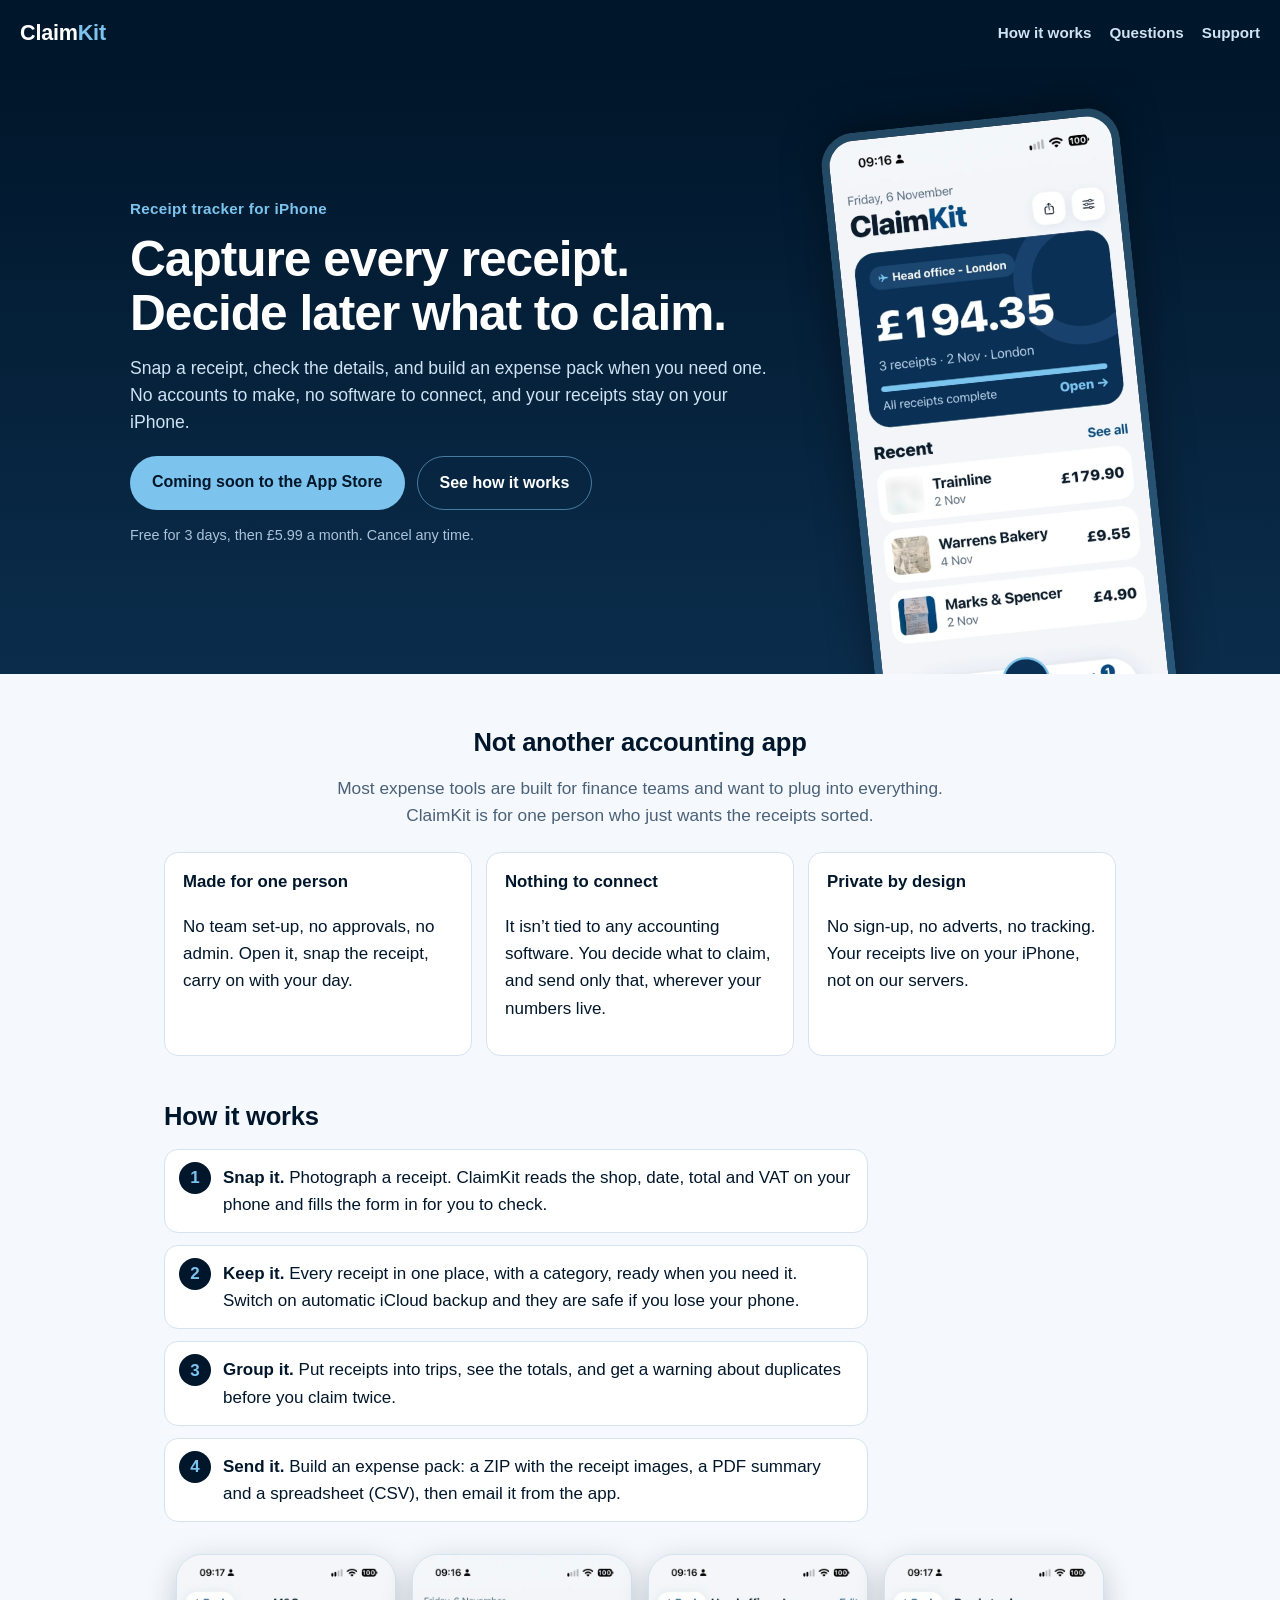
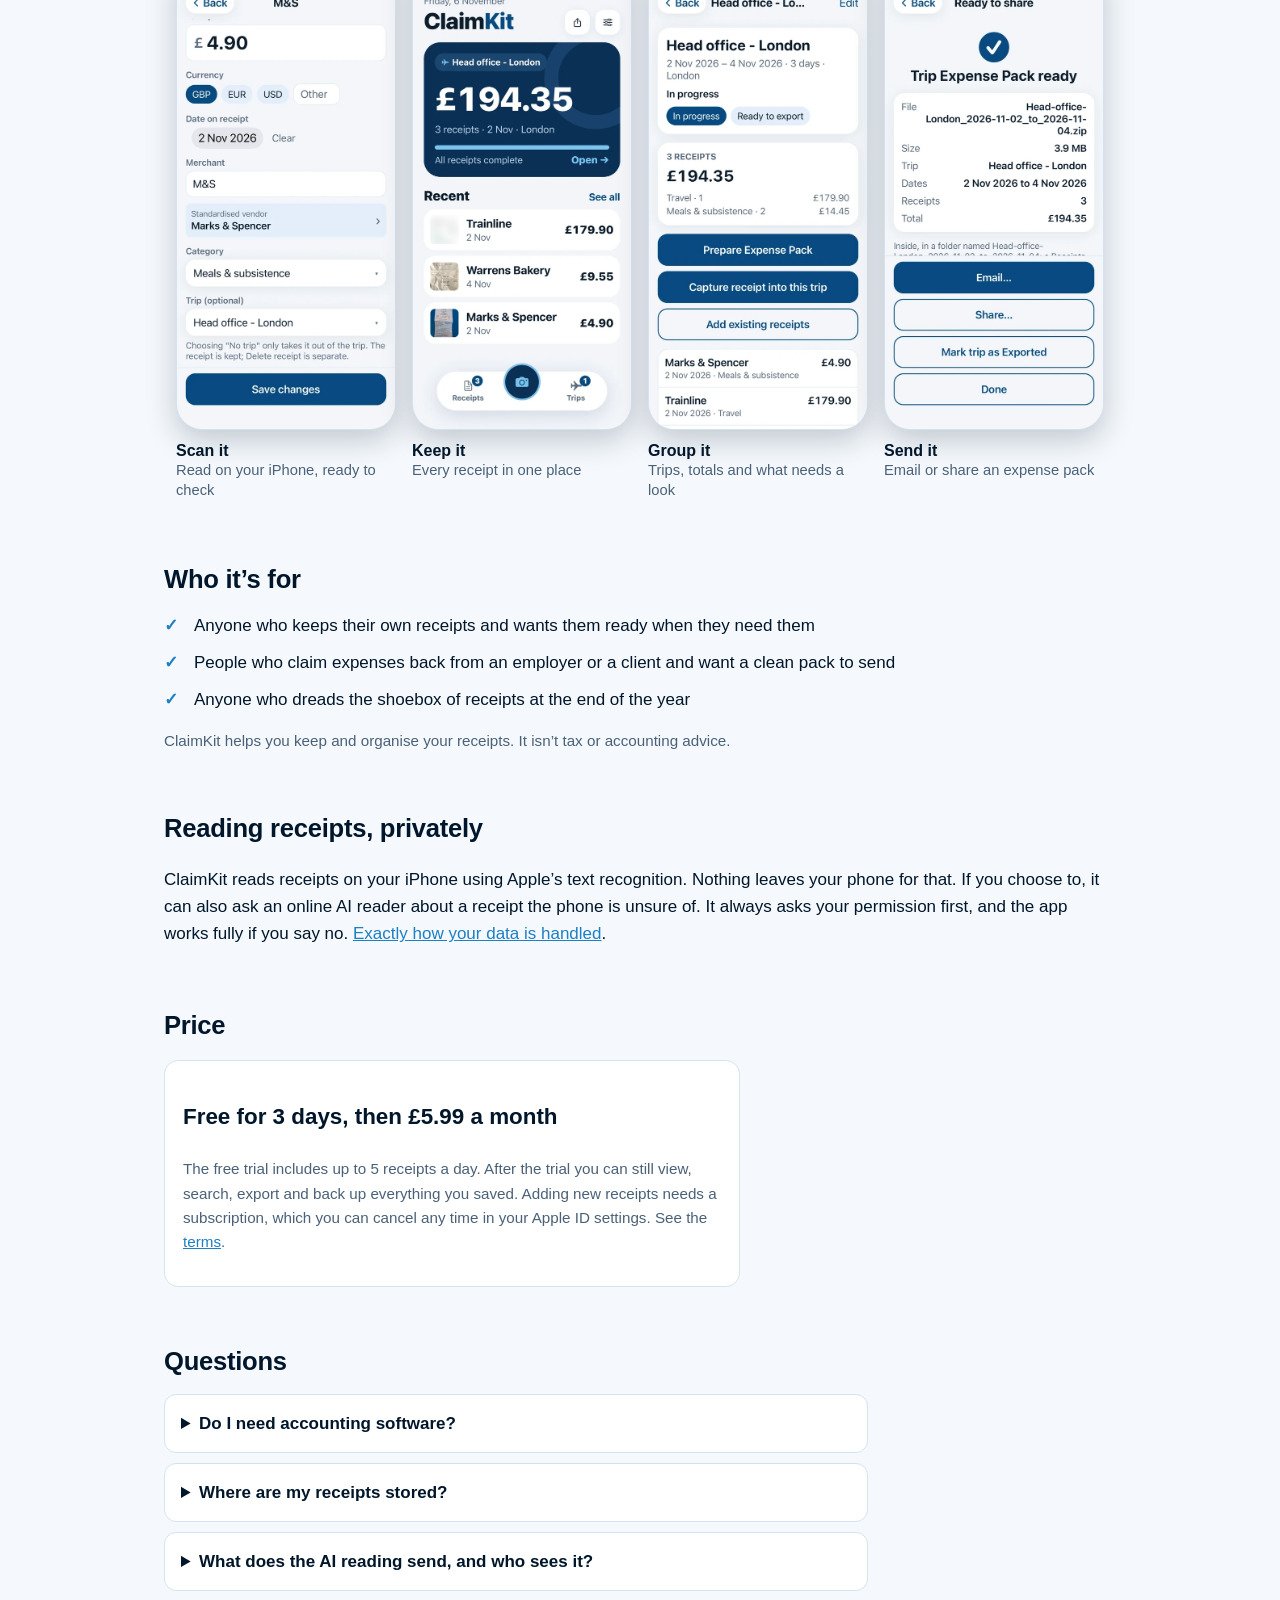
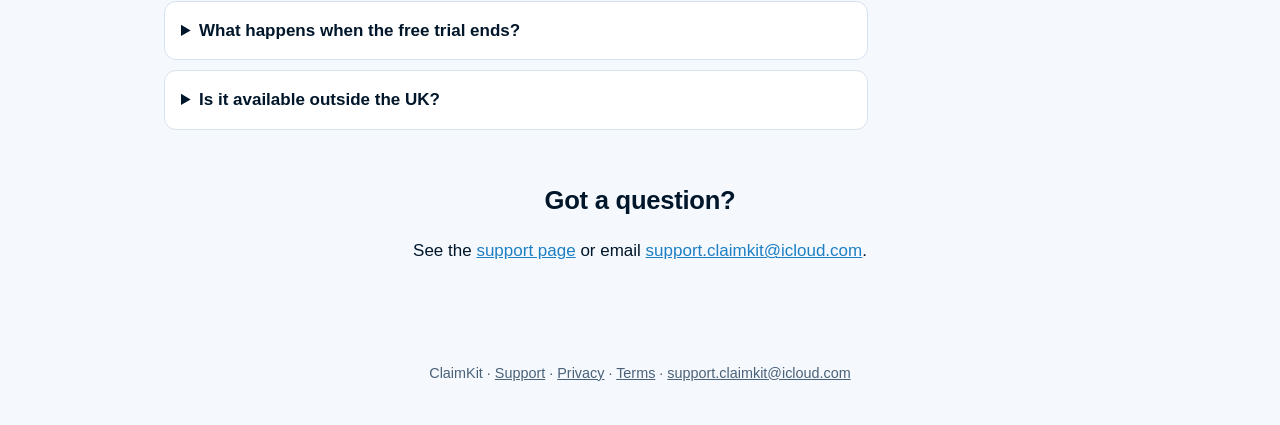
<file: index.html>
<!doctype html>
<html lang="en-GB">
<head>
<meta charset="utf-8">
<meta name="viewport" content="width=device-width, initial-scale=1">
<title>ClaimKit: receipt tracker and expense packs for iPhone</title>
<meta name="description" content="Capture every receipt on your iPhone and decide later what to claim. No accounts, nothing to connect, and your receipts stay on your phone.">
<link rel="canonical" href="https://sitexuk.github.io/claimkit/">
<meta property="og:type" content="website">
<meta property="og:site_name" content="ClaimKit">
<meta property="og:title" content="ClaimKit: capture every receipt, decide later what to claim">
<meta property="og:description" content="Snap a receipt, check the details, and build an expense pack when you need one. No accounts, nothing to connect.">
<meta property="og:url" content="https://sitexuk.github.io/claimkit/">
<meta property="og:image" content="https://sitexuk.github.io/claimkit/share.png?v=2">
<meta property="og:image:width" content="1200">
<meta property="og:image:height" content="630">
<meta property="og:image:alt" content="ClaimKit: capture every receipt, decide later what to claim">
<meta name="twitter:card" content="summary_large_image">
<meta name="twitter:title" content="ClaimKit: capture every receipt, decide later what to claim">
<meta name="twitter:description" content="Snap a receipt, check the details, build an expense pack. No accounts, nothing to connect.">
<meta name="twitter:image" content="https://sitexuk.github.io/claimkit/share.png?v=2">
<meta name="theme-color" content="#00162a">
<link rel="icon" type="image/png" href="favicon.png">
<link rel="apple-touch-icon" href="apple-touch-icon.png">
<link rel="stylesheet" href="style.css?v=6">
<script type="application/ld+json">
{"@context":"https://schema.org","@type":"SoftwareApplication","name":"ClaimKit","operatingSystem":"iOS","applicationCategory":"BusinessApplication","description":"Capture receipts on your iPhone and build expense packs for claims. No accounts, nothing to connect.","offers":{"@type":"Offer","price":"5.99","priceCurrency":"GBP"}}
</script>
</head>
<body class="home">

<header class="top">
  <a class="brand" href="index.html" aria-label="ClaimKit home">Claim<span>Kit</span></a>
  <nav aria-label="Main"><a href="#how">How it works</a><a href="#faq">Questions</a><a href="support.html">Support</a></nav>
</header>

<section class="hero2">
  <div class="hero2-text">
    <p class="eyebrow">Receipt tracker for iPhone</p>
    <h1>Capture every receipt.<br>Decide later what to claim.</h1>
    <p class="lead">Snap a receipt, check the details, and build an expense pack when you need one. No accounts to make, no software to connect, and your receipts stay on your iPhone.</p>
    <div class="cta">
      <span class="btn btn-soon" role="note">Coming soon to the App Store</span>
      <a class="btn btn-ghost" href="#how">See how it works</a>
    </div>
    <p class="fine">Free for 3 days, then &pound;5.99 a month. Cancel any time.</p>
  </div>
  <div class="hero2-shot">
    <img src="screens/hero.webp?v=1" width="760" height="1652" alt="The ClaimKit home screen: a trip with its total, and the latest receipts" fetchpriority="high">
  </div>
</section>

<main>

<section class="band" aria-labelledby="why">
  <h2 id="why">Not another accounting app</h2>
  <p class="band-lead">Most expense tools are built for finance teams and want to plug into everything. ClaimKit is for one person who just wants the receipts sorted.</p>
  <div class="grid3">
    <div class="card"><h3>Made for one person</h3><p>No team set-up, no approvals, no admin. Open it, snap the receipt, carry on with your day.</p></div>
    <div class="card"><h3>Nothing to connect</h3><p>It isn&rsquo;t tied to any accounting software. You decide what to claim, and send only that, wherever your numbers live.</p></div>
    <div class="card"><h3>Private by design</h3><p>No sign-up, no adverts, no tracking. Your receipts live on your iPhone, not on our servers.</p></div>
  </div>
</section>

<section id="how" aria-labelledby="how-title">
  <h2 id="how-title">How it works</h2>
  <ol class="steps">
    <li><strong>Snap it.</strong> Photograph a receipt. ClaimKit reads the shop, date, total and VAT on your phone and fills the form in for you to check.</li>
    <li><strong>Keep it.</strong> Every receipt in one place, with a category, ready when you need it. Switch on automatic iCloud backup and they are safe if you lose your phone.</li>
    <li><strong>Group it.</strong> Put receipts into trips, see the totals, and get a warning about duplicates before you claim twice.</li>
    <li><strong>Send it.</strong> Build an expense pack: a ZIP with the receipt images, a PDF summary and a spreadsheet (CSV), then email it from the app.</li>
  </ol>
  <div class="shots" aria-label="ClaimKit screenshots">
    <figure><img src="screens/scan.webp?v=2" width="540" height="1173" alt="A receipt with the total, date, shop, category and trip filled in to check" loading="lazy"><figcaption><strong>Scan it</strong>Read on your iPhone, ready to check</figcaption></figure>
    <figure><img src="screens/home.webp?v=2" width="540" height="1173" alt="ClaimKit home screen with recent receipts" loading="lazy"><figcaption><strong>Keep it</strong>Every receipt in one place</figcaption></figure>
    <figure><img src="screens/trip.webp?v=2" width="540" height="1173" alt="A trip with its receipts, totals and categories" loading="lazy"><figcaption><strong>Group it</strong>Trips, totals and what needs a look</figcaption></figure>
    <figure><img src="screens/pack.webp?v=2" width="540" height="1173" alt="An expense pack ready to email or share, with the file, size, dates and total" loading="lazy"><figcaption><strong>Send it</strong>Email or share an expense pack</figcaption></figure>
  </div>
</section>

<section aria-labelledby="who">
  <h2 id="who">Who it&rsquo;s for</h2>
  <ul class="ticks">
    <li>Anyone who keeps their own receipts and wants them ready when they need them</li>
    <li>People who claim expenses back from an employer or a client and want a clean pack to send</li>
    <li>Anyone who dreads the shoebox of receipts at the end of the year</li>
  </ul>
  <p class="muted">ClaimKit helps you keep and organise your receipts. It isn&rsquo;t tax or accounting advice.</p>
</section>

<section aria-labelledby="read">
  <h2 id="read">Reading receipts, privately</h2>
  <p>ClaimKit reads receipts on your iPhone using Apple&rsquo;s text recognition. Nothing leaves your phone for that. If you choose to, it can also ask an online AI reader about a receipt the phone is unsure of. It always asks your permission first, and the app works fully if you say no. <a href="privacy.html">Exactly how your data is handled</a>.</p>
</section>

<section aria-labelledby="price">
  <h2 id="price">Price</h2>
  <div class="card pricecard"><p class="price">Free for 3 days, then &pound;5.99 a month</p><p class="muted">The free trial includes up to 5 receipts a day. After the trial you can still view, search, export and back up everything you saved. Adding new receipts needs a subscription, which you can cancel any time in your Apple ID settings. See the <a href="terms.html">terms</a>.</p></div>
</section>

<section id="faq" aria-labelledby="faq-title">
  <h2 id="faq-title">Questions</h2>
  <details><summary>Do I need accounting software?</summary><p>No. ClaimKit works on its own. You can send an expense pack (receipt images, a PDF and a spreadsheet) to your accountant, client or employer, or keep it for your records.</p></details>
  <details><summary>Where are my receipts stored?</summary><p>On your iPhone. There&rsquo;s no ClaimKit account and nothing is uploaded unless you choose the optional AI reading. Switch on automatic iCloud backup, or use Backup &amp; restore, to keep a copy somewhere safe.</p></details>
  <details><summary>What does the AI reading send, and who sees it?</summary><p>Only if you allow it, and only for a receipt the phone can&rsquo;t read confidently: a reduced-size copy of that receipt goes through ClaimKit&rsquo;s server to Anthropic&rsquo;s AI, which sends back the details. Nothing is stored. The <a href="privacy.html">privacy page</a> explains it in full.</p></details>
  <details><summary>What happens when the free trial ends?</summary><p>Everything you saved stays yours. You can still view, search, export and back up. To keep adding new receipts you subscribe for &pound;5.99 a month, and you can cancel any time.</p></details>
  <details><summary>Is it available outside the UK?</summary><p>Not yet. ClaimKit launches in the United Kingdom first.</p></details>
</section>

<section class="band" aria-labelledby="questions">
  <h2 id="questions">Got a question?</h2>
  <p>See the <a href="support.html">support page</a> or email <a href="mailto:support.claimkit@icloud.com">support.claimkit@icloud.com</a>.</p>
</section>

</main>
<footer>ClaimKit &middot; <a href="support.html">Support</a> &middot; <a href="privacy.html">Privacy</a> &middot; <a href="terms.html">Terms</a> &middot; <a href="mailto:support.claimkit@icloud.com">support.claimkit@icloud.com</a></footer>
</body>
</html>
</file>
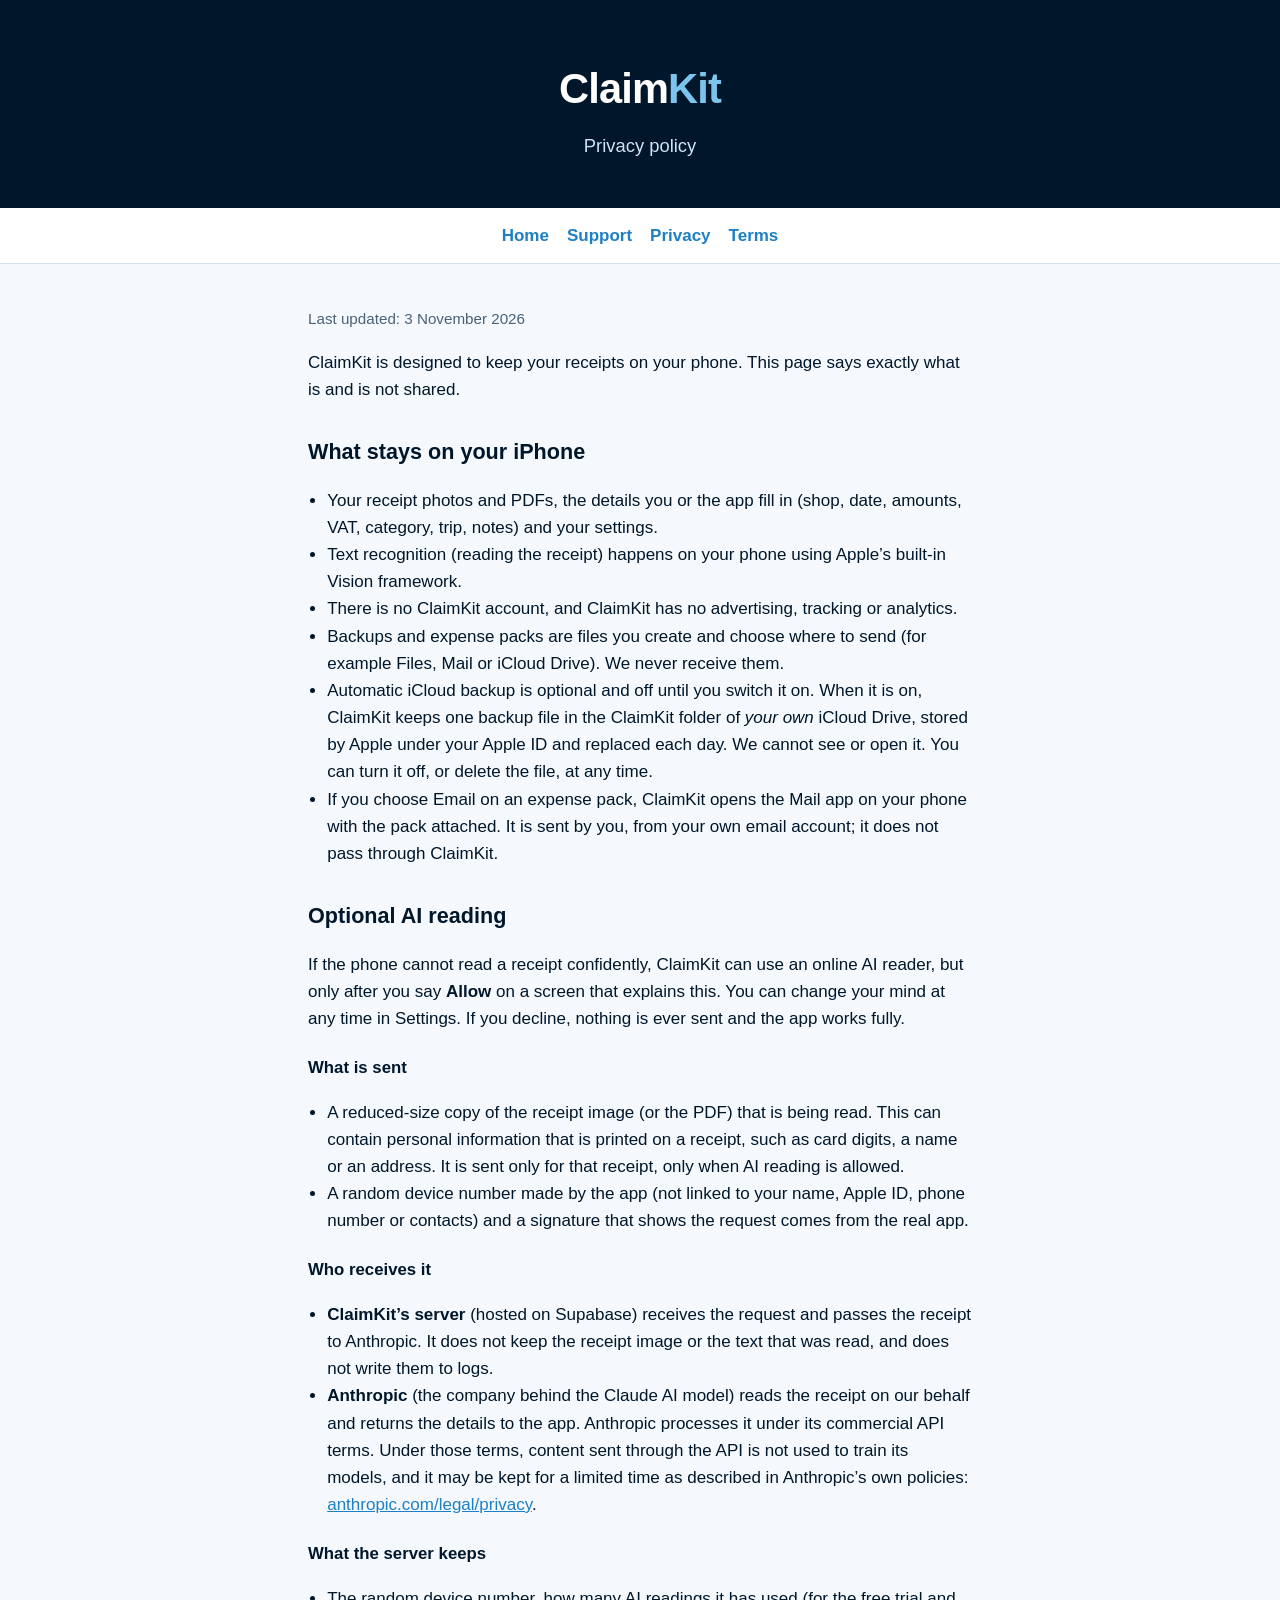
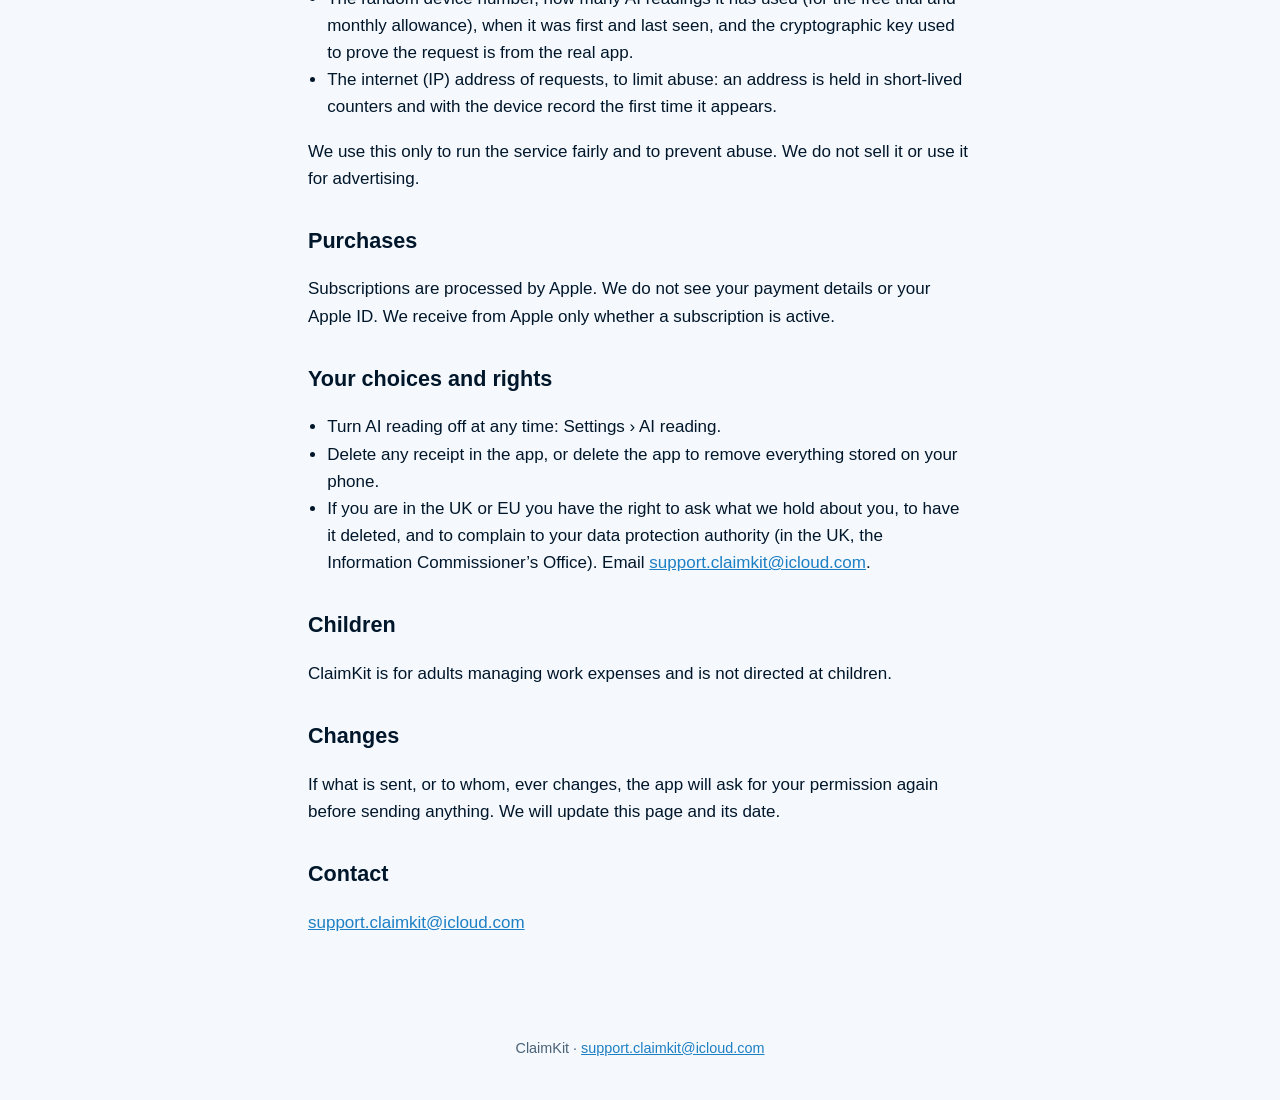
<file: privacy.html>
<!doctype html>
<html lang="en-GB">
<head>
<meta charset="utf-8">
<meta name="viewport" content="width=device-width, initial-scale=1">
<title>ClaimKit privacy policy</title>
<meta name="description" content="How ClaimKit handles your data.">
<link rel="icon" type="image/png" href="favicon.png">
<link rel="apple-touch-icon" href="apple-touch-icon.png">
<link rel="stylesheet" href="style.css?v=6">
</head>
<body>
<header class="hero"><h1>Claim<span>Kit</span></h1><p>Privacy policy</p></header>
<nav><a href="index.html">Home</a><a href="support.html">Support</a><a href="privacy.html">Privacy</a><a href="terms.html">Terms</a></nav>
<main>

<p class="muted">Last updated: 3 November 2026</p>
<p>ClaimKit is designed to keep your receipts on your phone. This page says exactly what is and is not shared.</p>
<h2>What stays on your iPhone</h2>
<ul>
<li>Your receipt photos and PDFs, the details you or the app fill in (shop, date, amounts, VAT, category, trip, notes) and your settings.</li>
<li>Text recognition (reading the receipt) happens on your phone using Apple&rsquo;s built-in Vision framework.</li>
<li>There is no ClaimKit account, and ClaimKit has no advertising, tracking or analytics.</li>
<li>Backups and expense packs are files you create and choose where to send (for example Files, Mail or iCloud Drive). We never receive them.</li>
<li>Automatic iCloud backup is optional and off until you switch it on. When it is on, ClaimKit keeps one backup file in the ClaimKit folder of <em>your own</em> iCloud Drive, stored by Apple under your Apple ID and replaced each day. We cannot see or open it. You can turn it off, or delete the file, at any time.</li>
<li>If you choose Email on an expense pack, ClaimKit opens the Mail app on your phone with the pack attached. It is sent by you, from your own email account; it does not pass through ClaimKit.</li>
</ul>
<h2>Optional AI reading</h2>
<p>If the phone cannot read a receipt confidently, ClaimKit can use an online AI reader, but only after you say <strong>Allow</strong> on a screen that explains this. You can change your mind at any time in Settings. If you decline, nothing is ever sent and the app works fully.</p>
<h3>What is sent</h3>
<ul>
<li>A reduced-size copy of the receipt image (or the PDF) that is being read. This can contain personal information that is printed on a receipt, such as card digits, a name or an address. It is sent only for that receipt, only when AI reading is allowed.</li>
<li>A random device number made by the app (not linked to your name, Apple ID, phone number or contacts) and a signature that shows the request comes from the real app.</li>
</ul>
<h3>Who receives it</h3>
<ul>
<li><strong>ClaimKit&rsquo;s server</strong> (hosted on Supabase) receives the request and passes the receipt to Anthropic. It does not keep the receipt image or the text that was read, and does not write them to logs.</li>
<li><strong>Anthropic</strong> (the company behind the Claude AI model) reads the receipt on our behalf and returns the details to the app. Anthropic processes it under its commercial API terms. Under those terms, content sent through the API is not used to train its models, and it may be kept for a limited time as described in Anthropic&rsquo;s own policies: <a href="https://www.anthropic.com/legal/privacy">anthropic.com/legal/privacy</a>.</li>
</ul>
<h3>What the server keeps</h3>
<ul>
<li>The random device number, how many AI readings it has used (for the free trial and monthly allowance), when it was first and last seen, and the cryptographic key used to prove the request is from the real app.</li>
<li>The internet (IP) address of requests, to limit abuse: an address is held in short-lived counters and with the device record the first time it appears.</li>
</ul>
<p>We use this only to run the service fairly and to prevent abuse. We do not sell it or use it for advertising.</p>
<h2>Purchases</h2>
<p>Subscriptions are processed by Apple. We do not see your payment details or your Apple ID. We receive from Apple only whether a subscription is active.</p>
<h2>Your choices and rights</h2>
<ul>
<li>Turn AI reading off at any time: Settings &rsaquo; AI reading.</li>
<li>Delete any receipt in the app, or delete the app to remove everything stored on your phone.</li>
<li>If you are in the UK or EU you have the right to ask what we hold about you, to have it deleted, and to complain to your data protection authority (in the UK, the Information Commissioner&rsquo;s Office). Email <a href="mailto:support.claimkit@icloud.com">support.claimkit@icloud.com</a>.</li>
</ul>
<h2>Children</h2>
<p>ClaimKit is for adults managing work expenses and is not directed at children.</p>
<h2>Changes</h2>
<p>If what is sent, or to whom, ever changes, the app will ask for your permission again before sending anything. We will update this page and its date.</p>
<h2>Contact</h2>
<p><a href="mailto:support.claimkit@icloud.com">support.claimkit@icloud.com</a></p>
</main>
<footer>ClaimKit &middot; <a href="mailto:support.claimkit@icloud.com">support.claimkit@icloud.com</a></footer>
</body>
</html>
</file>
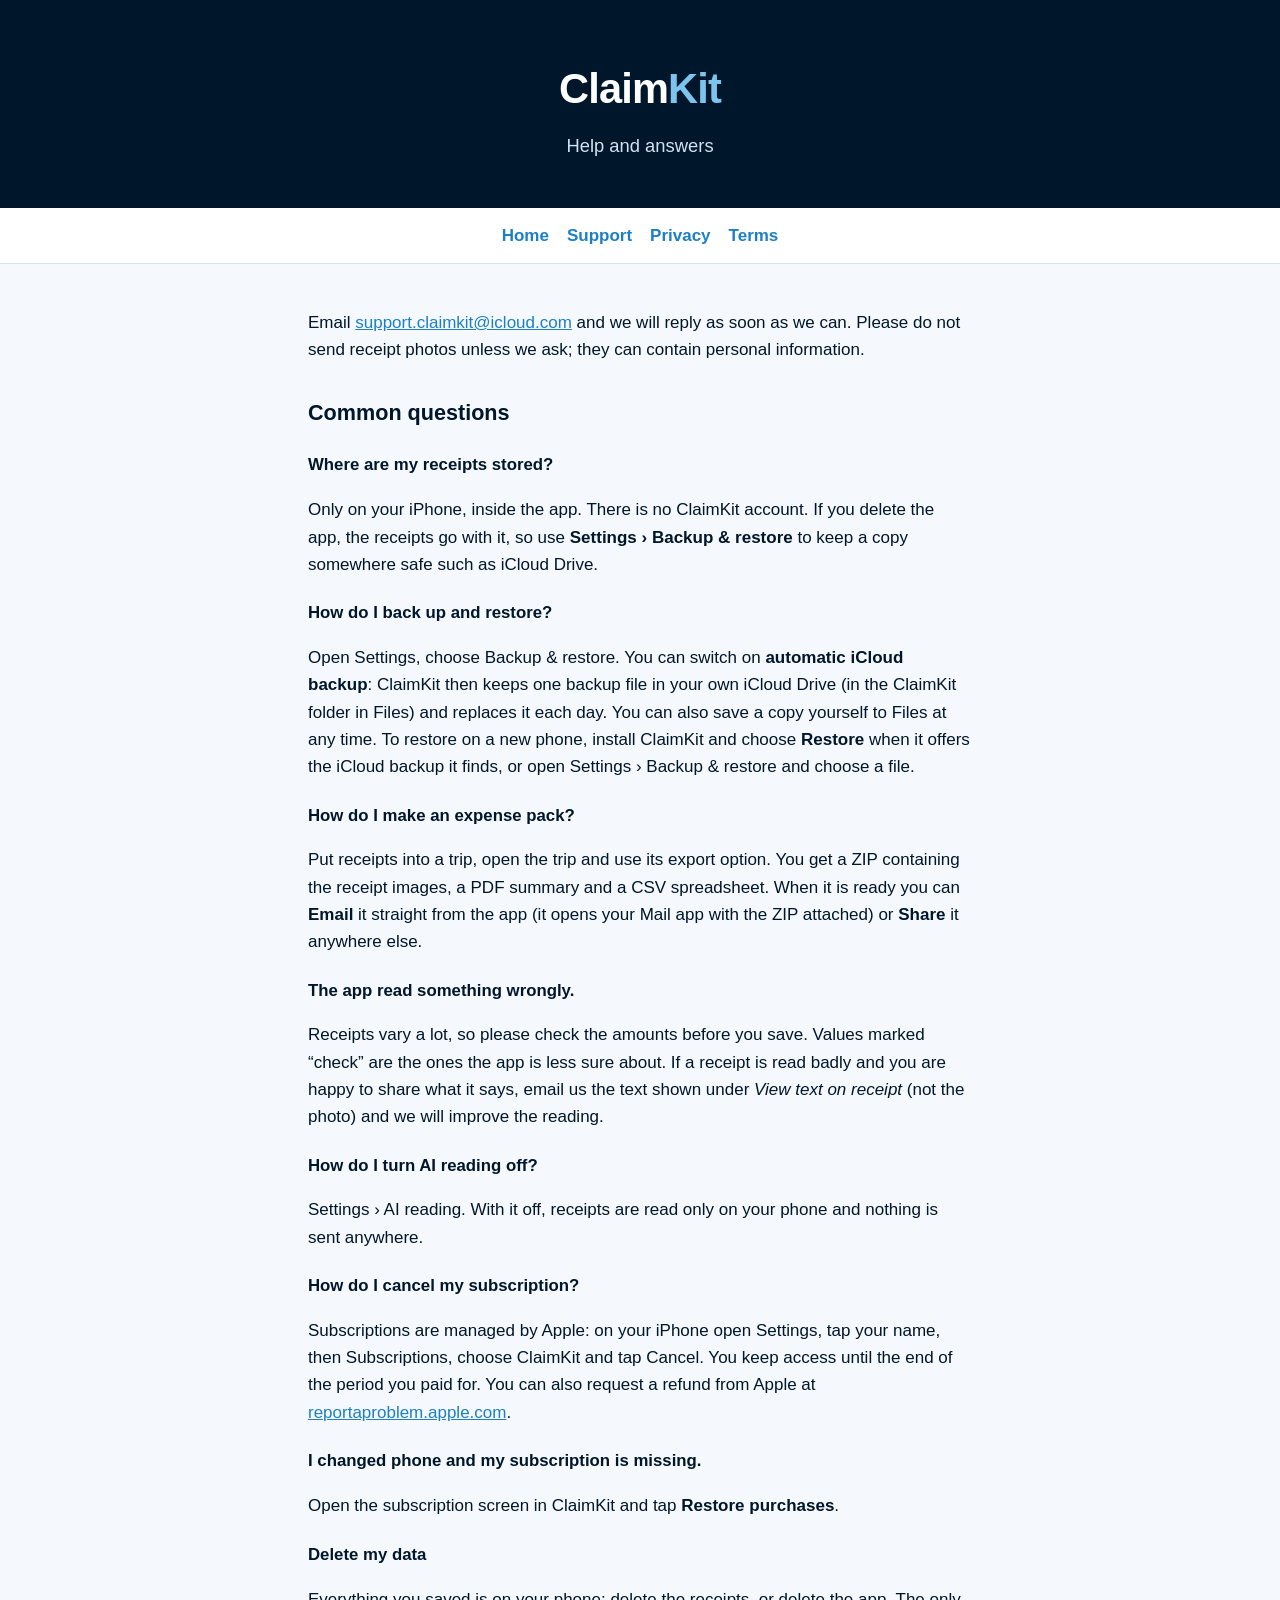
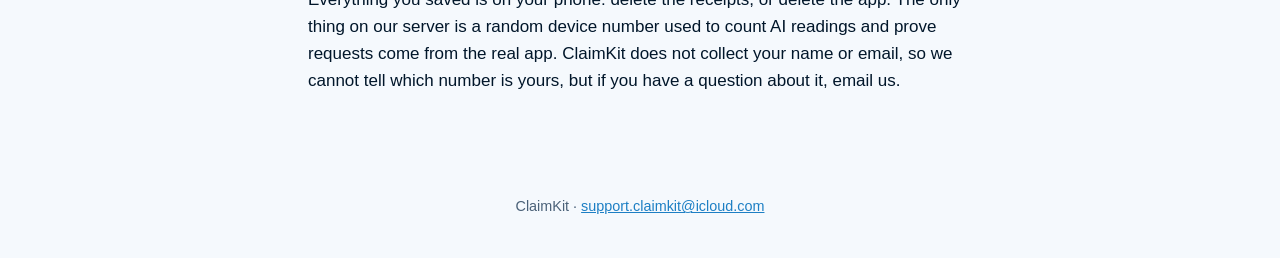
<file: support.html>
<!doctype html>
<html lang="en-GB">
<head>
<meta charset="utf-8">
<meta name="viewport" content="width=device-width, initial-scale=1">
<title>ClaimKit support</title>
<meta name="description" content="Help with ClaimKit.">
<link rel="icon" type="image/png" href="favicon.png">
<link rel="apple-touch-icon" href="apple-touch-icon.png">
<link rel="stylesheet" href="style.css?v=6">
</head>
<body>
<header class="hero"><h1>Claim<span>Kit</span></h1><p>Help and answers</p></header>
<nav><a href="index.html">Home</a><a href="support.html">Support</a><a href="privacy.html">Privacy</a><a href="terms.html">Terms</a></nav>
<main>

<p>Email <a href="mailto:support.claimkit@icloud.com">support.claimkit@icloud.com</a> and we will reply as soon as we can. Please do not send receipt photos unless we ask; they can contain personal information.</p>
<h2>Common questions</h2>
<h3>Where are my receipts stored?</h3><p>Only on your iPhone, inside the app. There is no ClaimKit account. If you delete the app, the receipts go with it, so use <strong>Settings &rsaquo; Backup &amp; restore</strong> to keep a copy somewhere safe such as iCloud Drive.</p>
<h3>How do I back up and restore?</h3><p>Open Settings, choose Backup &amp; restore. You can switch on <strong>automatic iCloud backup</strong>: ClaimKit then keeps one backup file in your own iCloud Drive (in the ClaimKit folder in Files) and replaces it each day. You can also save a copy yourself to Files at any time. To restore on a new phone, install ClaimKit and choose <strong>Restore</strong> when it offers the iCloud backup it finds, or open Settings &rsaquo; Backup &amp; restore and choose a file.</p>
<h3>How do I make an expense pack?</h3><p>Put receipts into a trip, open the trip and use its export option. You get a ZIP containing the receipt images, a PDF summary and a CSV spreadsheet. When it is ready you can <strong>Email</strong> it straight from the app (it opens your Mail app with the ZIP attached) or <strong>Share</strong> it anywhere else.</p>
<h3>The app read something wrongly.</h3><p>Receipts vary a lot, so please check the amounts before you save. Values marked &ldquo;check&rdquo; are the ones the app is less sure about. If a receipt is read badly and you are happy to share what it says, email us the text shown under <em>View text on receipt</em> (not the photo) and we will improve the reading.</p>
<h3>How do I turn AI reading off?</h3><p>Settings &rsaquo; AI reading. With it off, receipts are read only on your phone and nothing is sent anywhere.</p>
<h3>How do I cancel my subscription?</h3><p>Subscriptions are managed by Apple: on your iPhone open Settings, tap your name, then Subscriptions, choose ClaimKit and tap Cancel. You keep access until the end of the period you paid for. You can also request a refund from Apple at <a href="https://reportaproblem.apple.com">reportaproblem.apple.com</a>.</p>
<h3>I changed phone and my subscription is missing.</h3><p>Open the subscription screen in ClaimKit and tap <strong>Restore purchases</strong>.</p>
<h3>Delete my data</h3><p>Everything you saved is on your phone: delete the receipts, or delete the app. The only thing on our server is a random device number used to count AI readings and prove requests come from the real app. ClaimKit does not collect your name or email, so we cannot tell which number is yours, but if you have a question about it, email us.</p>
</main>
<footer>ClaimKit &middot; <a href="mailto:support.claimkit@icloud.com">support.claimkit@icloud.com</a></footer>
</body>
</html>
</file>
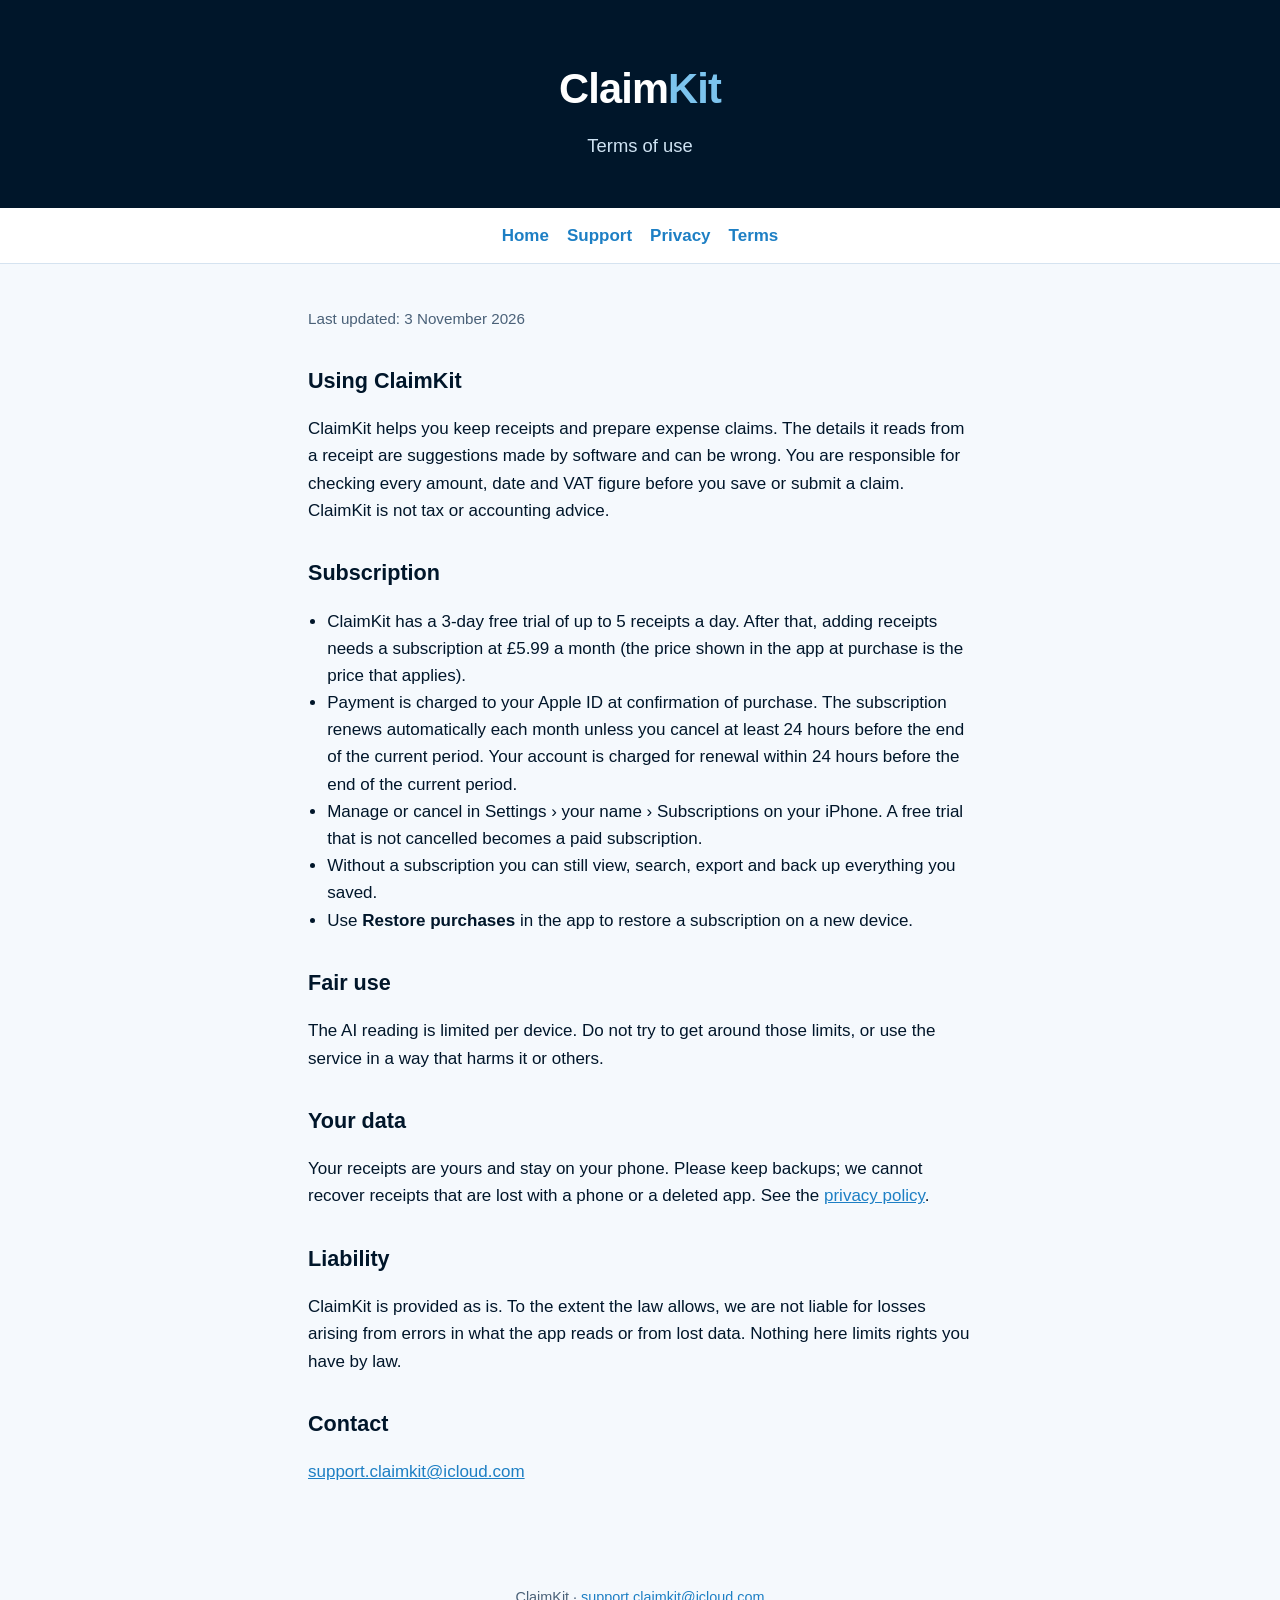
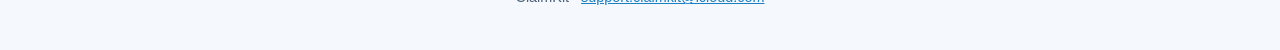
<file: terms.html>
<!doctype html>
<html lang="en-GB">
<head>
<meta charset="utf-8">
<meta name="viewport" content="width=device-width, initial-scale=1">
<title>ClaimKit terms of use</title>
<meta name="description" content="Terms of use for ClaimKit.">
<link rel="icon" type="image/png" href="favicon.png">
<link rel="apple-touch-icon" href="apple-touch-icon.png">
<link rel="stylesheet" href="style.css?v=6">
</head>
<body>
<header class="hero"><h1>Claim<span>Kit</span></h1><p>Terms of use</p></header>
<nav><a href="index.html">Home</a><a href="support.html">Support</a><a href="privacy.html">Privacy</a><a href="terms.html">Terms</a></nav>
<main>

<p class="muted">Last updated: 3 November 2026</p>
<h2>Using ClaimKit</h2>
<p>ClaimKit helps you keep receipts and prepare expense claims. The details it reads from a receipt are suggestions made by software and can be wrong. You are responsible for checking every amount, date and VAT figure before you save or submit a claim. ClaimKit is not tax or accounting advice.</p>
<h2>Subscription</h2>
<ul>
<li>ClaimKit has a 3-day free trial of up to 5 receipts a day. After that, adding receipts needs a subscription at &pound;5.99 a month (the price shown in the app at purchase is the price that applies).</li>
<li>Payment is charged to your Apple ID at confirmation of purchase. The subscription renews automatically each month unless you cancel at least 24 hours before the end of the current period. Your account is charged for renewal within 24 hours before the end of the current period.</li>
<li>Manage or cancel in Settings &rsaquo; your name &rsaquo; Subscriptions on your iPhone. A free trial that is not cancelled becomes a paid subscription.</li>
<li>Without a subscription you can still view, search, export and back up everything you saved.</li>
<li>Use <strong>Restore purchases</strong> in the app to restore a subscription on a new device.</li>
</ul>
<h2>Fair use</h2>
<p>The AI reading is limited per device. Do not try to get around those limits, or use the service in a way that harms it or others.</p>
<h2>Your data</h2>
<p>Your receipts are yours and stay on your phone. Please keep backups; we cannot recover receipts that are lost with a phone or a deleted app. See the <a href="privacy.html">privacy policy</a>.</p>
<h2>Liability</h2>
<p>ClaimKit is provided as is. To the extent the law allows, we are not liable for losses arising from errors in what the app reads or from lost data. Nothing here limits rights you have by law.</p>
<h2>Contact</h2>
<p><a href="mailto:support.claimkit@icloud.com">support.claimkit@icloud.com</a></p>
</main>
<footer>ClaimKit &middot; <a href="mailto:support.claimkit@icloud.com">support.claimkit@icloud.com</a></footer>
</body>
</html>
</file>
<file: style.css>
:root { --bg:#f5f9fd; --card:#fff; --text:#00162a; --muted:#4a6178; --accent:#1d7fc4; --border:#d5e3f0; --hero:#00162a; --hero-text:#fff; --hero-accent:#7cc4ee; }
@media (prefers-color-scheme: dark) { :root { --bg:#00162a; --card:#0b2742; --text:#eaf3fb; --muted:#9db4c8; --accent:#7cc4ee; --border:#17395a; --hero:#000d1a; } }
* { box-sizing:border-box; }
body { margin:0; background:var(--bg); color:var(--text); font:17px/1.6 -apple-system, BlinkMacSystemFont, "Segoe UI", Roboto, sans-serif; }
a { color:var(--accent); }
header.hero { background:var(--hero); color:var(--hero-text); padding:56px 20px 48px; text-align:center; }
header.hero h1 { margin:0 0 8px; font-size:2.6rem; letter-spacing:-.02em; }
header.hero h1 span { color:var(--hero-accent); }
header.hero p { margin:0 auto; max-width:34rem; font-size:1.15rem; color:#cfe3f3; }
nav { display:flex; gap:18px; justify-content:center; flex-wrap:wrap; padding:14px 16px; background:var(--card); border-bottom:1px solid var(--border); }
nav a { text-decoration:none; font-weight:600; }
main { max-width:44rem; margin:0 auto; padding:28px 20px 60px; }
h2 { margin:2rem 0 .4rem; font-size:1.35rem; }
h3 { margin:1.4rem 0 .2rem; font-size:1.05rem; }
.card { background:var(--card); border:1px solid var(--border); border-radius:14px; padding:16px 18px; margin:14px 0; }
.card h3 { margin-top:0; }
ul { padding-left:1.2rem; }
.muted { color:var(--muted); font-size:.95rem; }
footer { text-align:center; color:var(--muted); font-size:.9rem; padding:24px 16px 40px; }
.price { font-size:1.4rem; font-weight:700; }
@media (min-width:640px) { .grid { display:grid; grid-template-columns:1fr 1fr; gap:14px; } .grid .card { margin:0; } }

.shots { display:flex; gap:16px; overflow-x:auto; scroll-snap-type:x mandatory; padding:4px 2px 18px; margin:0 -20px; padding-left:20px; padding-right:20px; -webkit-overflow-scrolling:touch; }
.shots figure { flex:0 0 min(62vw, 250px); margin:0; scroll-snap-align:center; }
.shots img { width:100%; height:auto; display:block; border-radius:26px; border:1px solid var(--border); box-shadow:0 10px 30px rgba(0,22,42,.22); background:var(--card); }
.shots figcaption { margin-top:10px; font-size:.92rem; color:var(--muted); line-height:1.35; }
.shots figcaption strong { display:block; color:var(--text); font-size:1rem; }
@media (min-width:860px) { .shots { overflow:visible; margin:0 -90px; padding:4px 0 18px; justify-content:center; } .shots figure { flex:0 0 205px; } }

/* ---------- Home page ---------- */
.home { background:var(--bg); }
.home .top { display:flex; align-items:center; justify-content:space-between; gap:16px; flex-wrap:wrap; padding:16px 20px; background:var(--hero); }
.home .brand { color:var(--hero-text); text-decoration:none; font-weight:800; font-size:1.35rem; letter-spacing:-.01em; }
.home .brand span { color:var(--hero-accent); }
.home .top nav { display:flex; gap:18px; flex-wrap:wrap; padding:0; background:none; border:0; }
.home .top nav a { color:#cfe3f3; font-weight:600; font-size:.95rem; text-decoration:none; }
.home .top nav a:hover { color:#fff; }

.hero2 { background:linear-gradient(180deg,var(--hero) 0%, #0b2d4c 100%); color:var(--hero-text); padding:28px 20px 0; overflow:hidden; display:flex; flex-direction:column; align-items:center; gap:22px; }
.hero2-text { max-width:36rem; text-align:center; }
.eyebrow { margin:0 0 10px; color:var(--hero-accent); font-weight:700; font-size:.95rem; letter-spacing:.02em; }
.hero2 h1 { margin:0 0 14px; font-size:clamp(2rem,7vw,3.1rem); line-height:1.1; letter-spacing:-.02em; }
.lead { margin:0 auto 20px; color:#cfe3f3; font-size:1.1rem; line-height:1.55; }
.cta { display:flex; gap:12px; justify-content:center; flex-wrap:wrap; }
.btn { display:inline-block; padding:13px 22px; border-radius:999px; font-weight:700; font-size:1rem; text-decoration:none; }
.btn-soon { background:var(--hero-accent); color:#00162a; cursor:default; }
.btn-ghost { border:1.5px solid rgba(124,196,240,.55); color:#fff; }
.btn-ghost:hover { background:rgba(124,196,240,.14); }
.fine { margin:14px 0 0; color:#a9c4da; font-size:.9rem; }
.hero2-shot { width:min(280px,70vw); margin-top:8px; margin-bottom:-70px; transform:rotate(-6deg); }
.hero2-shot img { display:block; width:100%; height:auto; border-radius:34px 34px 0 0; border:8px solid rgba(124,196,240,.28); border-bottom:0; box-shadow:0 -6px 40px rgba(0,0,0,.35); }
@media (min-width:860px) {
  .hero2 { flex-direction:row; justify-content:center; align-items:flex-end; gap:64px; padding:44px 40px 0; }
  .hero2-text { text-align:left; align-self:center; padding-bottom:40px; max-width:41rem; }
  .lead { margin-left:0; }
  .cta { justify-content:flex-start; }
  .hero2-shot { width:300px; flex:none; }
}

.home main { max-width:62rem; padding:8px 20px 56px; }
.home main section { padding-top:40px; }
.home h2 { font-size:1.6rem; letter-spacing:-.01em; margin:0 0 12px; }
.band { text-align:center; }
.band-lead { max-width:40rem; margin:0 auto 22px; color:var(--muted); font-size:1.08rem; }
.grid3 { display:grid; gap:14px; text-align:left; }
.grid3 .card { margin:0; }
@media (min-width:760px) { .grid3 { grid-template-columns:repeat(3,1fr); } }

.steps { counter-reset:step; list-style:none; padding:0; margin:0 0 28px; display:grid; gap:12px; max-width:44rem; }
.steps li { position:relative; padding:14px 16px 14px 58px; background:var(--card); border:1px solid var(--border); border-radius:14px; }
.steps li::before { counter-increment:step; content:counter(step); position:absolute; left:14px; top:12px; width:32px; height:32px; border-radius:50%; background:var(--hero); color:var(--hero-accent); font-weight:800; display:flex; align-items:center; justify-content:center; }
.steps strong { color:var(--text); }

.home .shots { margin:0 -20px; padding:4px 20px 18px; }
@media (min-width:860px) { .home .shots { margin:0; padding:4px 0 18px; justify-content:center; overflow:visible; } .home .shots figure { flex:0 0 220px; } }

.ticks { list-style:none; padding:0; margin:0 0 8px; display:grid; gap:10px; }
.ticks li { position:relative; padding-left:30px; }
.ticks li::before { content:"\2713"; position:absolute; left:0; top:0; color:var(--accent); font-weight:800; }
.pricecard { max-width:36rem; }

details { background:var(--card); border:1px solid var(--border); border-radius:12px; padding:2px 16px; margin:10px 0; max-width:44rem; }
details summary { cursor:pointer; padding:13px 0; font-weight:700; }
details p { margin:0 0 14px; color:var(--muted); }
summary::-webkit-details-marker { margin-right:6px; }
.home footer a { color:var(--muted); }
</file>
